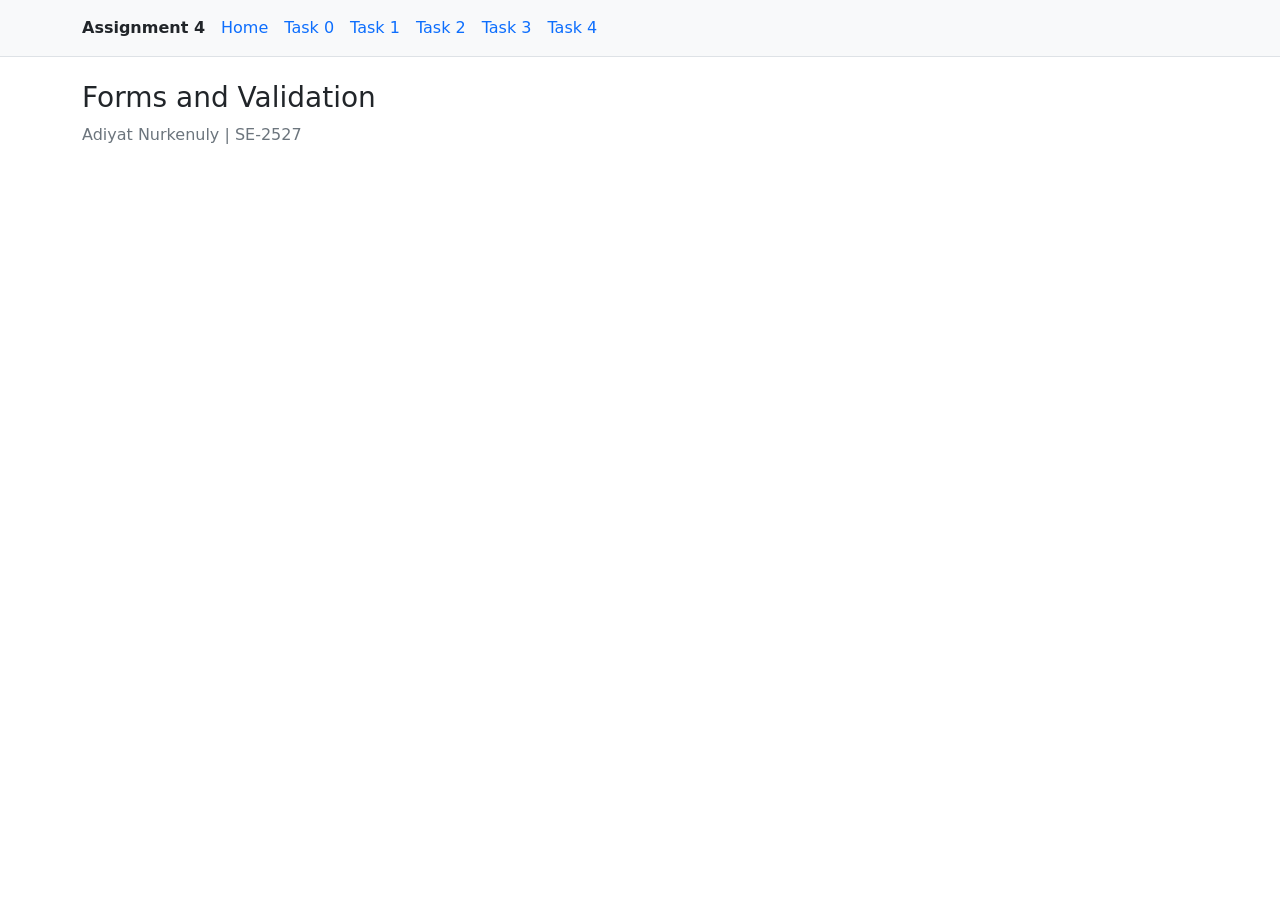
<file: index.html>
<!DOCTYPE html>
<html lang="en">
<head>
    <meta charset="UTF-8">
    <meta name="viewport" content="width=device-width, initial-scale=1.0">
    <title>Assignment 4 - Forms and Validation</title>
    <link rel="stylesheet" href="css/bootstrap.min.css">
    <link rel="stylesheet" href="css/style.css">
</head>
<body>
    <nav class="bg-light border-bottom p-3">
        <div class="container d-flex flex-wrap align-items-center gap-3">
            <strong>Assignment 4</strong>
            <a href="index.html" class="text-decoration-none" aria-current="page">Home</a>
            <a href="task0.html" class="text-decoration-none">Task 0</a>
            <a href="task1.html" class="text-decoration-none">Task 1</a>
            <a href="task2.html" class="text-decoration-none">Task 2</a>
            <a href="task3.html" class="text-decoration-none">Task 3</a>
            <a href="task4.html" class="text-decoration-none">Task 4</a>
        </div>
    </nav>

    <main class="container py-4">
        <h1 class="h3">Forms and Validation</h1>
        <p class="text-secondary">Adiyat Nurkenuly | SE-2527</p>
    </main>
</body>
</html>
</file>
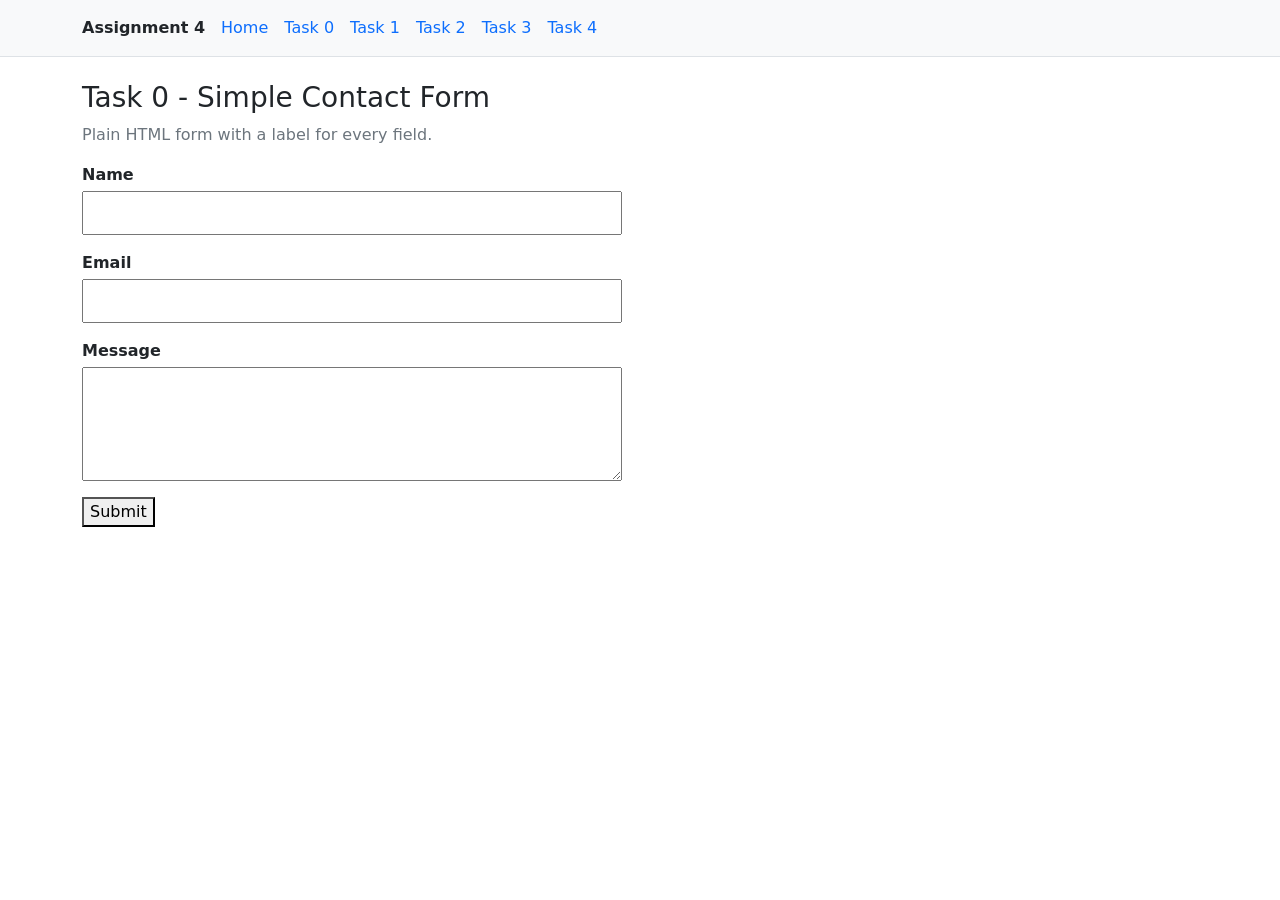
<file: task0.html>
<!DOCTYPE html>
<html lang="en">
<head>
    <meta charset="UTF-8">
    <meta name="viewport" content="width=device-width, initial-scale=1.0">
    <title>Task 0 - Simple Contact Form - Assignment 4</title>
    <link rel="stylesheet" href="css/bootstrap.min.css">
    <link rel="stylesheet" href="css/style.css">
</head>
<body>
    <nav class="bg-light border-bottom p-3">
        <div class="container d-flex flex-wrap align-items-center gap-3">
            <strong>Assignment 4</strong>
            <a href="index.html" class="text-decoration-none" aria-current="page">Home</a>
            <a href="task0.html" class="text-decoration-none">Task 0</a>
            <a href="task1.html" class="text-decoration-none">Task 1</a>
            <a href="task2.html" class="text-decoration-none">Task 2</a>
            <a href="task3.html" class="text-decoration-none">Task 3</a>
            <a href="task4.html" class="text-decoration-none">Task 4</a>
        </div>
    </nav>

    <main class="container py-4">
        <h1 class="h3">Task 0 - Simple Contact Form</h1>
        <p class="text-secondary">Plain HTML form with a label for every field.</p>

        <form class="plain-form" action="success.html">
            <div class="field">
                <label for="name">Name</label>
                <input type="text" id="name">
            </div>
            <div class="field">
                <label for="email">Email</label>
                <input type="email" id="email">
            </div>
            <div class="field">
                <label for="message">Message</label>
                <textarea id="message" rows="4"></textarea>
            </div>
            <button type="submit">Submit</button>
        </form>
    </main>
</body>
</html>
</file>
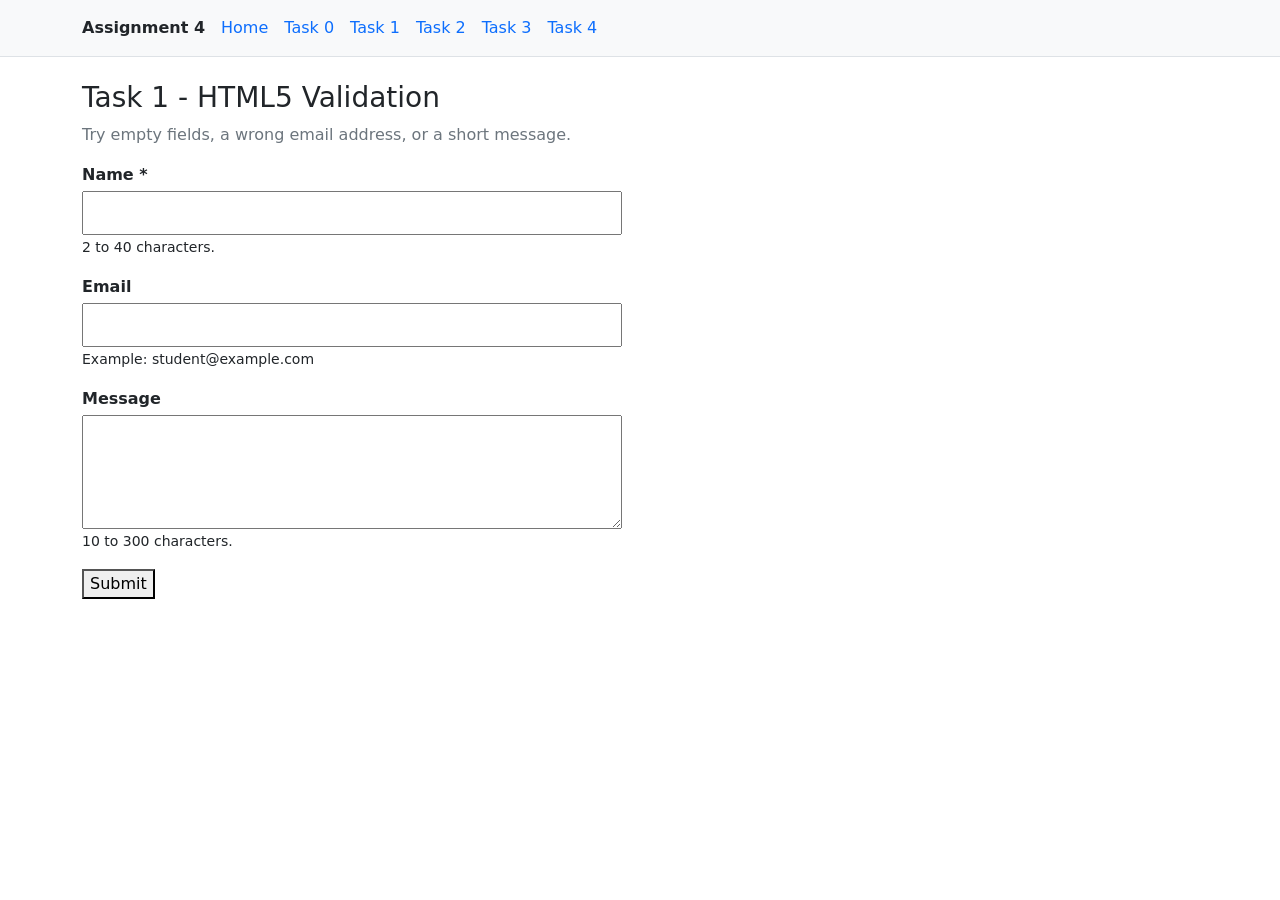
<file: task1.html>
<!DOCTYPE html>
<html lang="en">
<head>
    <meta charset="UTF-8">
    <meta name="viewport" content="width=device-width, initial-scale=1.0">
    <title>Task 1 - HTML5 Validation - Assignment 4</title>
    <link rel="stylesheet" href="css/bootstrap.min.css">
    <link rel="stylesheet" href="css/style.css">
</head>
<body>
    <nav class="bg-light border-bottom p-3" aria-label="Main navigation">
        <div class="container d-flex flex-wrap align-items-center gap-3">
        <strong>Assignment 4</strong>
        <a href="index.html" class="text-decoration-none">Home</a>
        <a href="task0.html" class="text-decoration-none">Task 0</a>
        <a href="task1.html" class="text-decoration-none">Task 1</a>
        <a href="task2.html" class="text-decoration-none">Task 2</a>
        <a href="task3.html" class="text-decoration-none">Task 3</a>
        <a href="task4.html" class="text-decoration-none">Task 4</a>
        </div>
    </nav>

    <main class="container py-4">
        <h1 class="h3">Task 1 - HTML5 Validation</h1>
        <p class="text-secondary">Try empty fields, a wrong email address, or a short message.</p>

        <form class="plain-form" action="success.html">
            <div class="field">
                <label for="name">Name *</label>
                <input type="text" id="name" required minlength="2" maxlength="40">
                <small>2 to 40 characters.</small>
            </div>
            <div class="field">
                <label for="email">Email</label>
                <input type="email" id="email" required>
                <small>Example: student@example.com</small>
            </div>
            <div class="field">
                <label for="message">Message</label>
                <textarea id="message" rows="4" required minlength="10" maxlength="300"></textarea>
                <small>10 to 300 characters.</small>
            </div>
            <button class="submit">Submit</button>
        </form>
    </main>
</body>
</html>
</file>
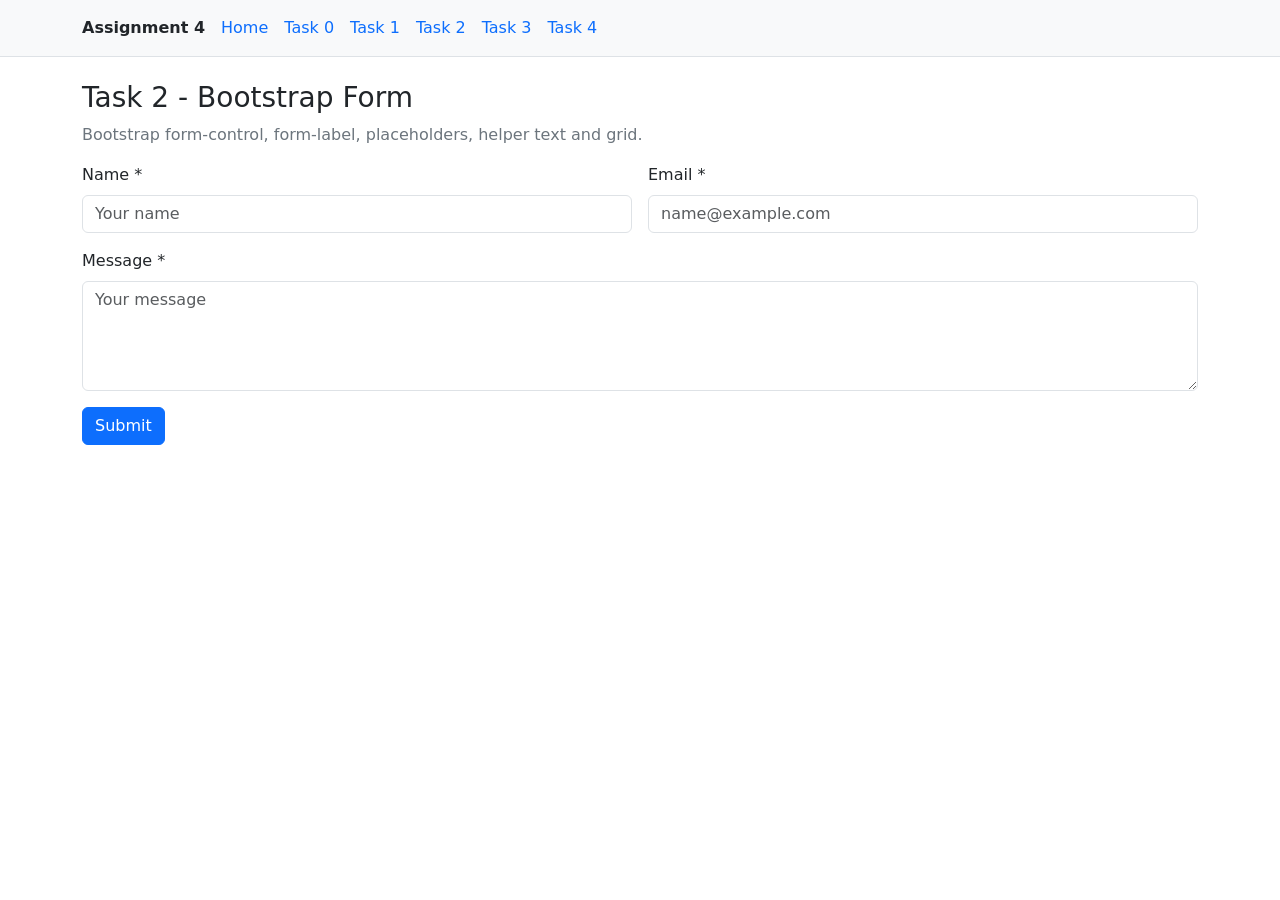
<file: task2.html>
<!DOCTYPE html>
<html lang="en">
<head>
    <meta charset="UTF-8">
    <meta name="viewport" content="width=device-width, initial-scale=1.0">
    <title>Task 2 - Bootstrap Form - Assignment 4</title>
    <link rel="stylesheet" href="css/bootstrap.min.css">
    <link rel="stylesheet" href="css/style.css">
</head>
<body>
    <nav class="bg-light border-bottom p-3" aria-label="Main navigation">
        <div class="container d-flex flex-wrap align-items-center gap-3">
            <strong>Assignment 4</strong>
            <a href="index.html" class="text-decoration-none">Home</a>
            <a href="task0.html" class="text-decoration-none">Task 0</a>
            <a href="task1.html" class="text-decoration-none">Task 1</a>
            <a href="task2.html" class="text-decoration-none" aria-current="page">Task 2</a>
            <a href="task3.html" class="text-decoration-none">Task 3</a>
            <a href="task4.html" class="text-decoration-none">Task 4</a>
        </div>
    </nav>

    <main class="container py-4">
        <h1 class="h3">Task 2 - Bootstrap Form</h1>
        <p class="text-secondary">Bootstrap form-control, form-label, placeholders, helper text and grid.</p>

        <form class="row g-3" action="success.html" method="get">
            <div class="col-md-6">
                <label for="name" class="form-label">Name *</label>
                <input id="name" type="text" class="form-control" placeholder="Your name" required>
            </div>
            <div class="col-md-6">
                <label for="email" class="form-label">Email *</label>
                <input id="email" type="email" class="form-control" placeholder="name@example.com" required>
            </div>
            <div class="col-12">
                <label for="message" class="form-label">Message *</label>
                <textarea id="message" class="form-control" rows="4" placeholder="Your message" required></textarea>
            </div>
            <div class="col-12">
                <button type="submit" class="btn btn-primary">Submit</button>
            </div>
        </form>
    </main>
</body>
</html>
</file>
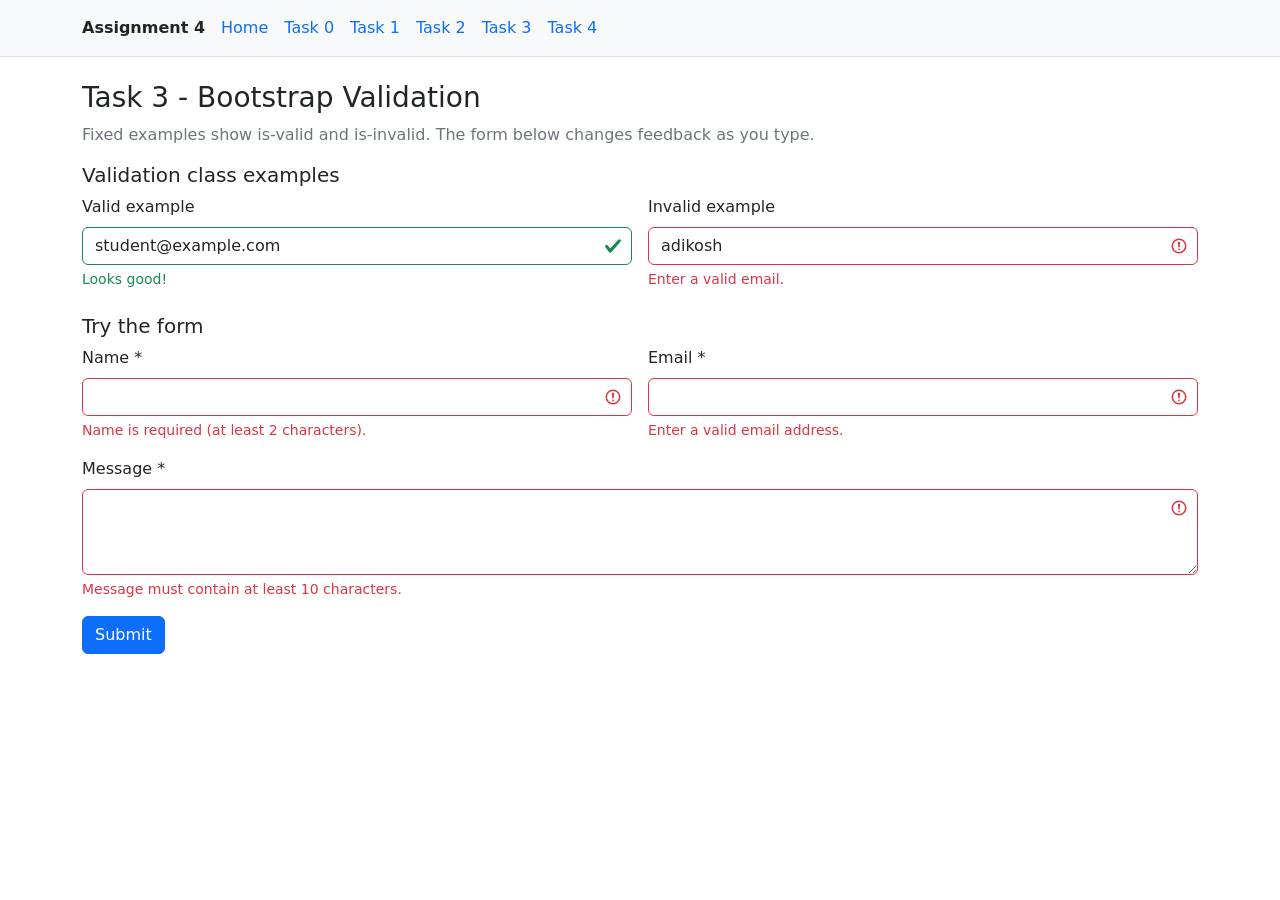
<file: task3.html>
<!DOCTYPE html>
<html lang="en">
<head>
    <meta charset="UTF-8">
    <meta name="viewport" content="width=device-width, initial-scale=1.0">
    <title>Task 3 - Bootstrap Validation - Assignment 4</title>
    <link rel="stylesheet" href="css/bootstrap.min.css">
    <link rel="stylesheet" href="css/style.css">
</head>
<body>
    
    <nav class="bg-light border-bottom p-3" aria-label="Main navigation">
        <div class="container d-flex flex-wrap align-items-center gap-3">
            <strong>Assignment 4</strong>
            <a href="index.html" class="text-decoration-none">Home</a>
            <a href="task0.html" class="text-decoration-none">Task 0</a>
            <a href="task1.html" class="text-decoration-none">Task 1</a>
            <a href="task2.html" class="text-decoration-none" aria-current="page">Task 2</a>
            <a href="task3.html" class="text-decoration-none">Task 3</a>
            <a href="task4.html" class="text-decoration-none">Task 4</a>
        </div>
    </nav>

    <main class="container py-4">
        <h1 class="h3">Task 3 - Bootstrap Validation</h1>
        <p class="text-secondary">Fixed examples show is-valid and is-invalid. The form below changes feedback as you type.</p>
        <h2 class="h5">Validation class examples</h2>

        <div class="row g-3 mb-4">
            <div class="col-md-6">
                <label for="example-valid" class="form-label">Valid example</label>
                <input id="example-valid" type="email" class="form-control is-valid" value="student@example.com" readonly>
                <div class="valid-feedback">Looks good!</div>
            </div>
            <div class="col-md-6">
                <label for="example-invalid" class="form-label">Invalid example</label>
                <input id="example-invalid" type="email" class="form-control is-invalid" value="adikosh" readonly>
                <div class="invalid-feedback">Enter a valid email.</div>
            </div>
        </div>

        <h2 class="h5">Try the form</h2>
        <form class="row g-3 was-validated" action="success.html">
            <div class="col-md-6">
                <label for="name" class="form-label">Name *</label>
                <input id="name" type="text" class="form-control" required minlength="2">
                <div class="valid-feedback">Looks good!</div>
                <div class="invalid-feedback">Name is required (at least 2 characters).</div>
            </div>
            <div class="col-md-6">
                <label for="email" class="form-label">Email *</label>
                <input id="email" type="email" class="form-control" required>
                <div class="valid-feedback">Looks good!</div>
                <div class="invalid-feedback">Enter a valid email address.</div>
            </div>
            <div class="col-12">
                <label for="message" class="form-label">Message *</label>
                <textarea id="message" class="form-control" rows="3" required minlength="10"></textarea>
                <div class="valid-feedback">Looks good!</div>
                <div class="invalid-feedback">Message must contain at least 10 characters.</div>
            </div>
            <div class="col-12">
                <button type="submit" class="btn btn-primary">Submit</button>
            </div>
        </form>
    </main>
</body>
</html>
</file>
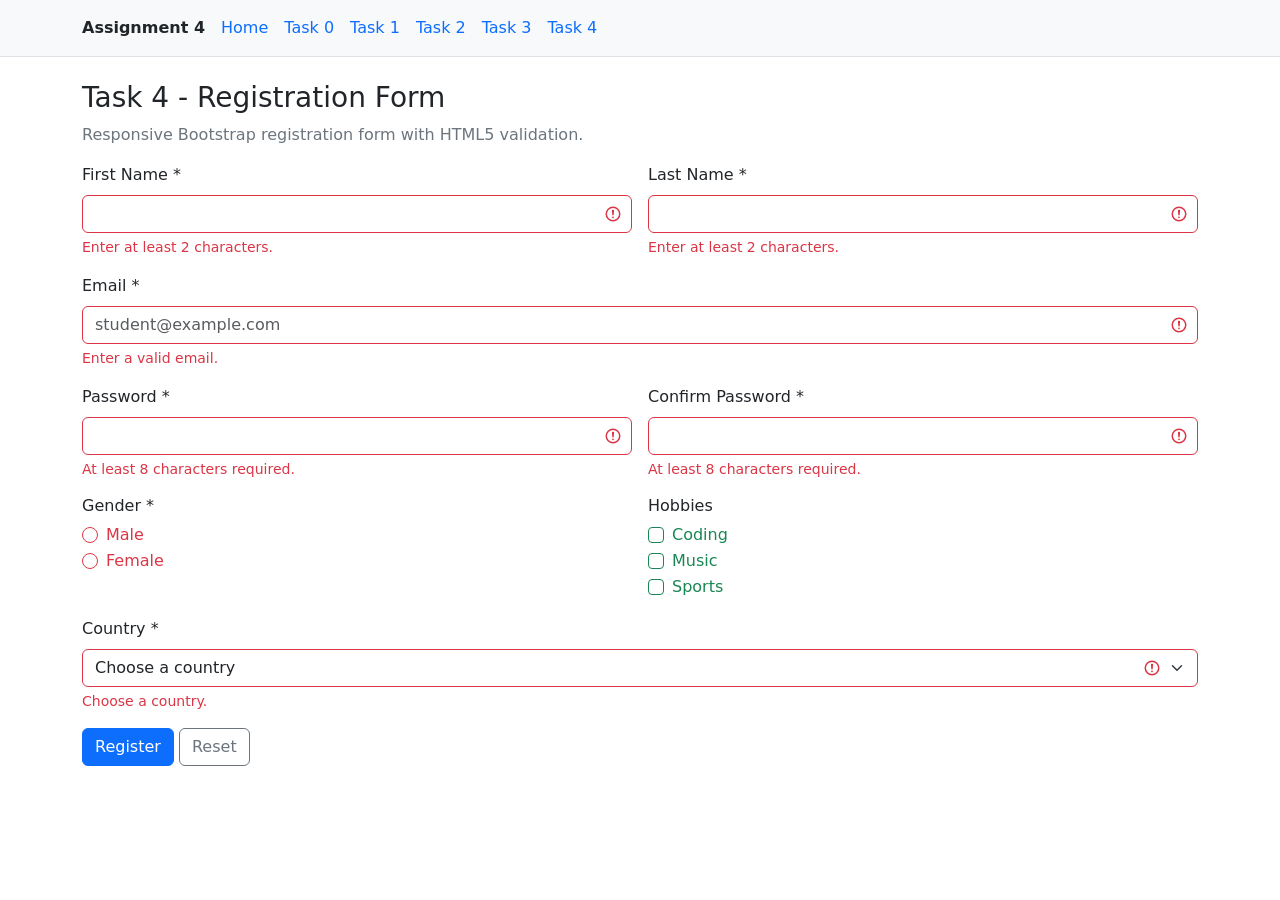
<file: task4.html>
<!DOCTYPE html>
<html lang="en">
<head>
    <meta charset="UTF-8">
    <meta name="viewport" content="width=device-width, initial-scale=1.0">
    <title>Document</title>
    <link rel="stylesheet" href="css/bootstrap.min.css">
    <link rel="stylesheet" href="css/style.css">
</head>
<body>
    <nav class="bg-light border-bottom p-3" aria-label="Main navigation">
        <div class="container d-flex flex-wrap align-items-center gap-3">
            <strong>Assignment 4</strong>
            <a href="index.html" class="text-decoration-none">Home</a>
            <a href="task0.html" class="text-decoration-none">Task 0</a>
            <a href="task1.html" class="text-decoration-none">Task 1</a>
            <a href="task2.html" class="text-decoration-none" aria-current="page">Task 2</a>
            <a href="task3.html" class="text-decoration-none">Task 3</a>
            <a href="task4.html" class="text-decoration-none">Task 4</a>
        </div>
    </nav>

    <main class="container py-4">
        <h1 class="h3">Task 4 - Registration Form</h1>
        <p class="text-secondary">Responsive Bootstrap registration form with HTML5 validation.</p>

        <form action="success.html" class="row g-3 was-validated">
            <div class="col-md-6">
                <label for="first-name" class="form-label">First Name *</label>
                <input id="first-name" type="text" class="form-control" required minlength="2" maxlength="40">
                <div class="valid-feedback">Looks good!</div>
                <div class="invalid-feedback">Enter at least 2 characters.</div>
            </div>
            <div class="col-md-6">
                <label for="last-name" class="form-label">Last Name *</label>
                <input id="last-name" type="text" class="form-control" required minlength="2" maxlength="40">
                <div class="valid-feedback">Looks good!</div>
                <div class="invalid-feedback">Enter at least 2 characters.</div>
            </div>
            <div class="col-12">
                <label for="email" class="form-label">Email *</label>
                <input id="email" type="email" class="form-control" placeholder="student@example.com" required>
                <div class="valid-feedback">Looks good!</div>
                <div class="invalid-feedback">Enter a valid email.</div>
            </div>
            <div class="col-md-6">
                <label for="password" class="form-label">Password *</label>
                <input id="password" type="password" class="form-control" minlength="8" required autocomplete="new-password">
                <div class="invalid-feedback">At least 8 characters required.</div>
            </div>
            <div class="col-md-6">
                <label for="confirm" class="form-label">Confirm Password *</label>
                <input id="confirm" type="password" class="form-control" minlength="8" required autocomplete="new-password">
                <div class="invalid-feedback">At least 8 characters required.</div>
            </div>
            <fieldset class="col-md-6">
                <legend class="h6">Gender *</legend>
                <div class="form-check">
                    <input id="male" name="gender" type="radio" value="male" class="form-check-input" required>
                    <label for="male" class="form-check-label">Male</label>
                </div>
                <div class="form-check">
                    <input id="female" name="gender" type="radio" value="female" class="form-check-input">
                    <label for="female" class="form-check-label">Female</label>
                </div>
            </fieldset>
            <fieldset class="col-md-6">
                <legend class="h6">Hobbies</legend>
                <div class="form-check">
                    <input id="coding" type="checkbox" class="form-check-input">
                    <label for="coding" class="form-check-label">Coding</label>
                </div>
                <div class="form-check">
                    <input id="music" type="checkbox" class="form-check-input">
                    <label for="music" class="form-check-label">Music</label>
                </div>
                <div class="form-check">
                    <input id="sports" type="checkbox" class="form-check-input">
                    <label for="sports" class="form-check-label">Sports</label>
                </div>
            </fieldset>
            <div class="col-12">
                <label for="country" class="form-label">Country *</label>
                <select id="country" class="form-select" required>
                    <option value="">Choose a country</option>
                    <option value="kazakhstan">Kazakhstan</option>
                    <option value="uzbekistan">Uzbekistan</option>
                    <option value="kyrgyzstan">Kyrgyzstan</option>
                    <option value="other">Other</option>
                </select>
                <div class="valid-feedback">Country selected.</div>
                <div class="invalid-feedback">Choose a country.</div>
            </div>
            <div class="col-12">
                <button type="submit" class="btn btn-primary">Register</button>
                <button type="reset" class="btn btn-outline-secondary">Reset</button>
            </div>
        </form>
    </main>
</body>
</html>
</file>
<file: css/style.css>
main {
    max-width: 820px;
}

.plain-form input, .plain-form textarea {
    display: block;
    width: 100%;
    max-width: 540px;
    padding: 8px;
    margin-top: 4px;
}

.plain-form label { 
    font-weight: 600; 
}
.plain-form .field { 
    margin-bottom: 16px; 
}
</file>
